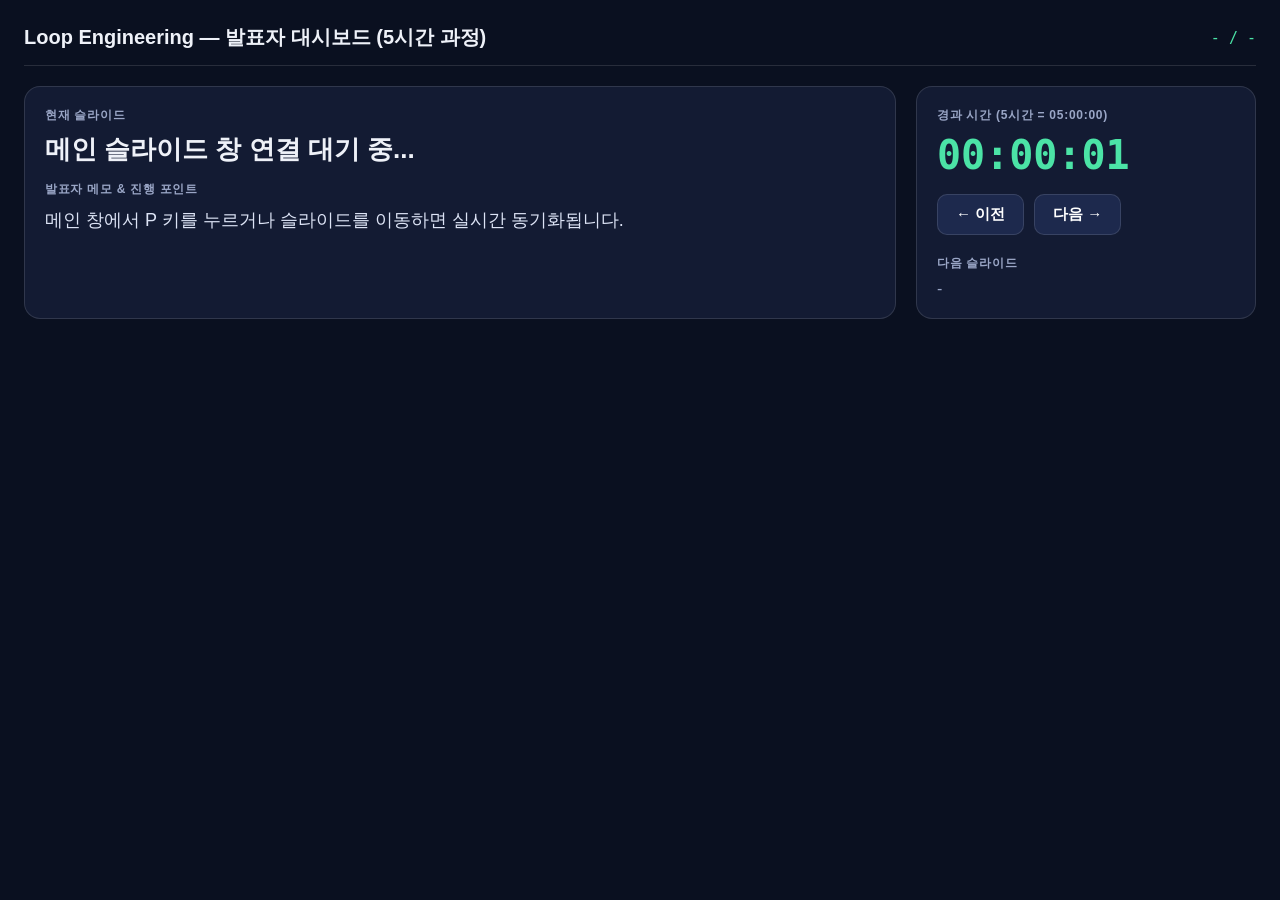
<file: docs/presenter.html>
<!DOCTYPE html>
<html lang="ko">
<head>
  <meta charset="utf-8">
  <meta name="viewport" content="width=device-width, initial-scale=1.0">
  <title>발표자 창 | Loop Engineering 5시간 웹 PPT</title>
  <style>
    :root { --bg:#0A1020; --card:#131B33; --fg:#EEF1F8; --muted:#9AA6C6; --mint:#4BE3A6; --line:rgba(255,255,255,.12); }
    * { box-sizing:border-box; margin:0; padding:0; }
    body { background:var(--bg); color:var(--fg); font-family:"Pretendard","Apple SD Gothic Neo",sans-serif; padding:24px; }
    header { display:flex; align-items:center; justify-content:space-between; border-bottom:1px solid var(--line); padding-bottom:14px; margin-bottom:20px; }
    h1 { font-size:20px; font-weight:800; }
    .meta { font-family:"JetBrains Mono",monospace; font-size:15px; color:var(--mint); }
    .grid { display:grid; grid-template-columns:1fr 340px; gap:20px; }
    .panel { background:var(--card); border:1px solid var(--line); border-radius:16px; padding:20px; }
    .label { font-size:12px; font-weight:700; color:var(--muted); text-transform:uppercase; letter-spacing:.06em; margin-bottom:8px; }
    #p-title { font-size:26px; font-weight:800; margin-bottom:14px; }
    #p-notes { font-size:18px; line-height:1.65; color:#DCE3F5; white-space:pre-line; }
    #p-next { font-size:16px; color:var(--muted); margin-top:8px; }
    .controls { display:flex; gap:10px; margin-top:16px; }
    button { background:#1D294D; color:#fff; border:1px solid var(--line); border-radius:10px; padding:10px 18px; font-size:15px; font-weight:700; cursor:pointer; }
    button:hover { background:#273766; }
    #p-timer { font-family:"JetBrains Mono",monospace; font-size:40px; font-weight:700; color:var(--mint); margin:8px 0 14px; }
  </style>
</head>
<body>
  <header>
    <h1>Loop Engineering — 발표자 대시보드 (5시간 과정)</h1>
    <div class="meta" id="p-pos">- / -</div>
  </header>
  <main class="grid">
    <section class="panel" aria-label="현재 슬라이드 발표자 메모">
      <div class="label">현재 슬라이드</div>
      <div id="p-title">메인 슬라이드 창 연결 대기 중...</div>
      <div class="label">발표자 메모 &amp; 진행 포인트</div>
      <div id="p-notes">메인 창에서 P 키를 누르거나 슬라이드를 이동하면 실시간 동기화됩니다.</div>
    </section>
    <aside class="panel" aria-label="타이머 및 제어">
      <div class="label">경과 시간 (5시간 = 05:00:00)</div>
      <div id="p-timer">00:00:00</div>
      <div class="controls">
        <button type="button" id="btn-prev">← 이전</button>
        <button type="button" id="btn-next">다음 →</button>
      </div>
      <div style="margin-top:20px">
        <div class="label">다음 슬라이드</div>
        <div id="p-next">-</div>
      </div>
    </aside>
  </main>
  <script>
    const bc = ('BroadcastChannel' in window) ? new BroadcastChannel('loop-ppt-sync') : null;
    const t0 = Date.now();
    setInterval(() => {
      const sec = Math.floor((Date.now() - t0) / 1000);
      const hh = String(Math.floor(sec / 3600)).padStart(2, '0');
      const mm = String(Math.floor((sec % 3600) / 60)).padStart(2, '0');
      const ss = String(sec % 60).padStart(2, '0');
      document.getElementById('p-timer').textContent = `${hh}:${mm}:${ss}`;
    }, 1000);
    if (bc) {
      bc.onmessage = (e) => {
        const d = e.data || {};
        if (d.type !== 'state') return;
        document.getElementById('p-pos').textContent = `${d.i + 1} / ${d.n} (step ${d.step}/${d.steps})`;
        document.getElementById('p-title').textContent = d.title || '';
        document.getElementById('p-notes').textContent = d.notes || '(메모 없음)';
        document.getElementById('p-next').textContent = d.next || '(마지막 슬라이드)';
      };
      bc.postMessage({ type: 'cmd', cmd: 'hello' });
    }
    document.getElementById('btn-prev').addEventListener('click', () => bc && bc.postMessage({ type: 'cmd', cmd: 'back' }));
    document.getElementById('btn-next').addEventListener('click', () => bc && bc.postMessage({ type: 'cmd', cmd: 'next' }));
  </script>
</body>
</html>
</file>
